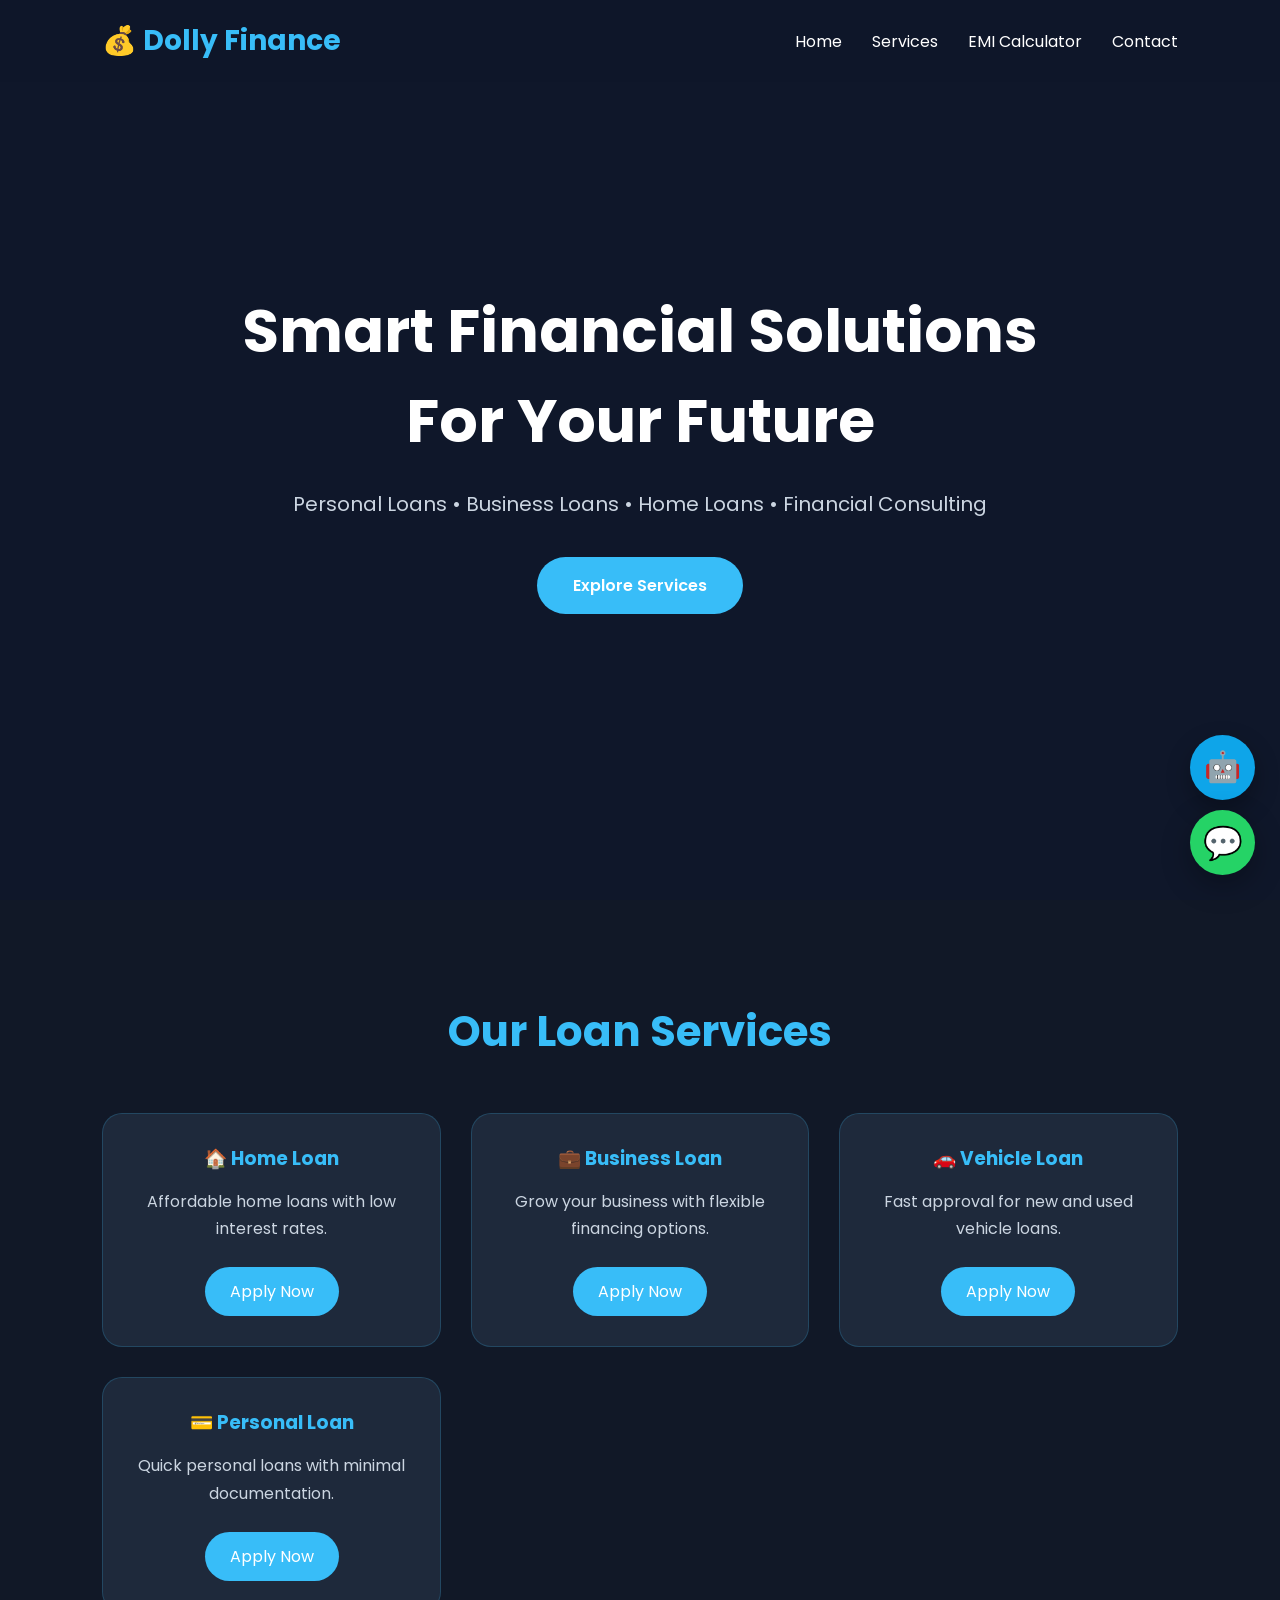
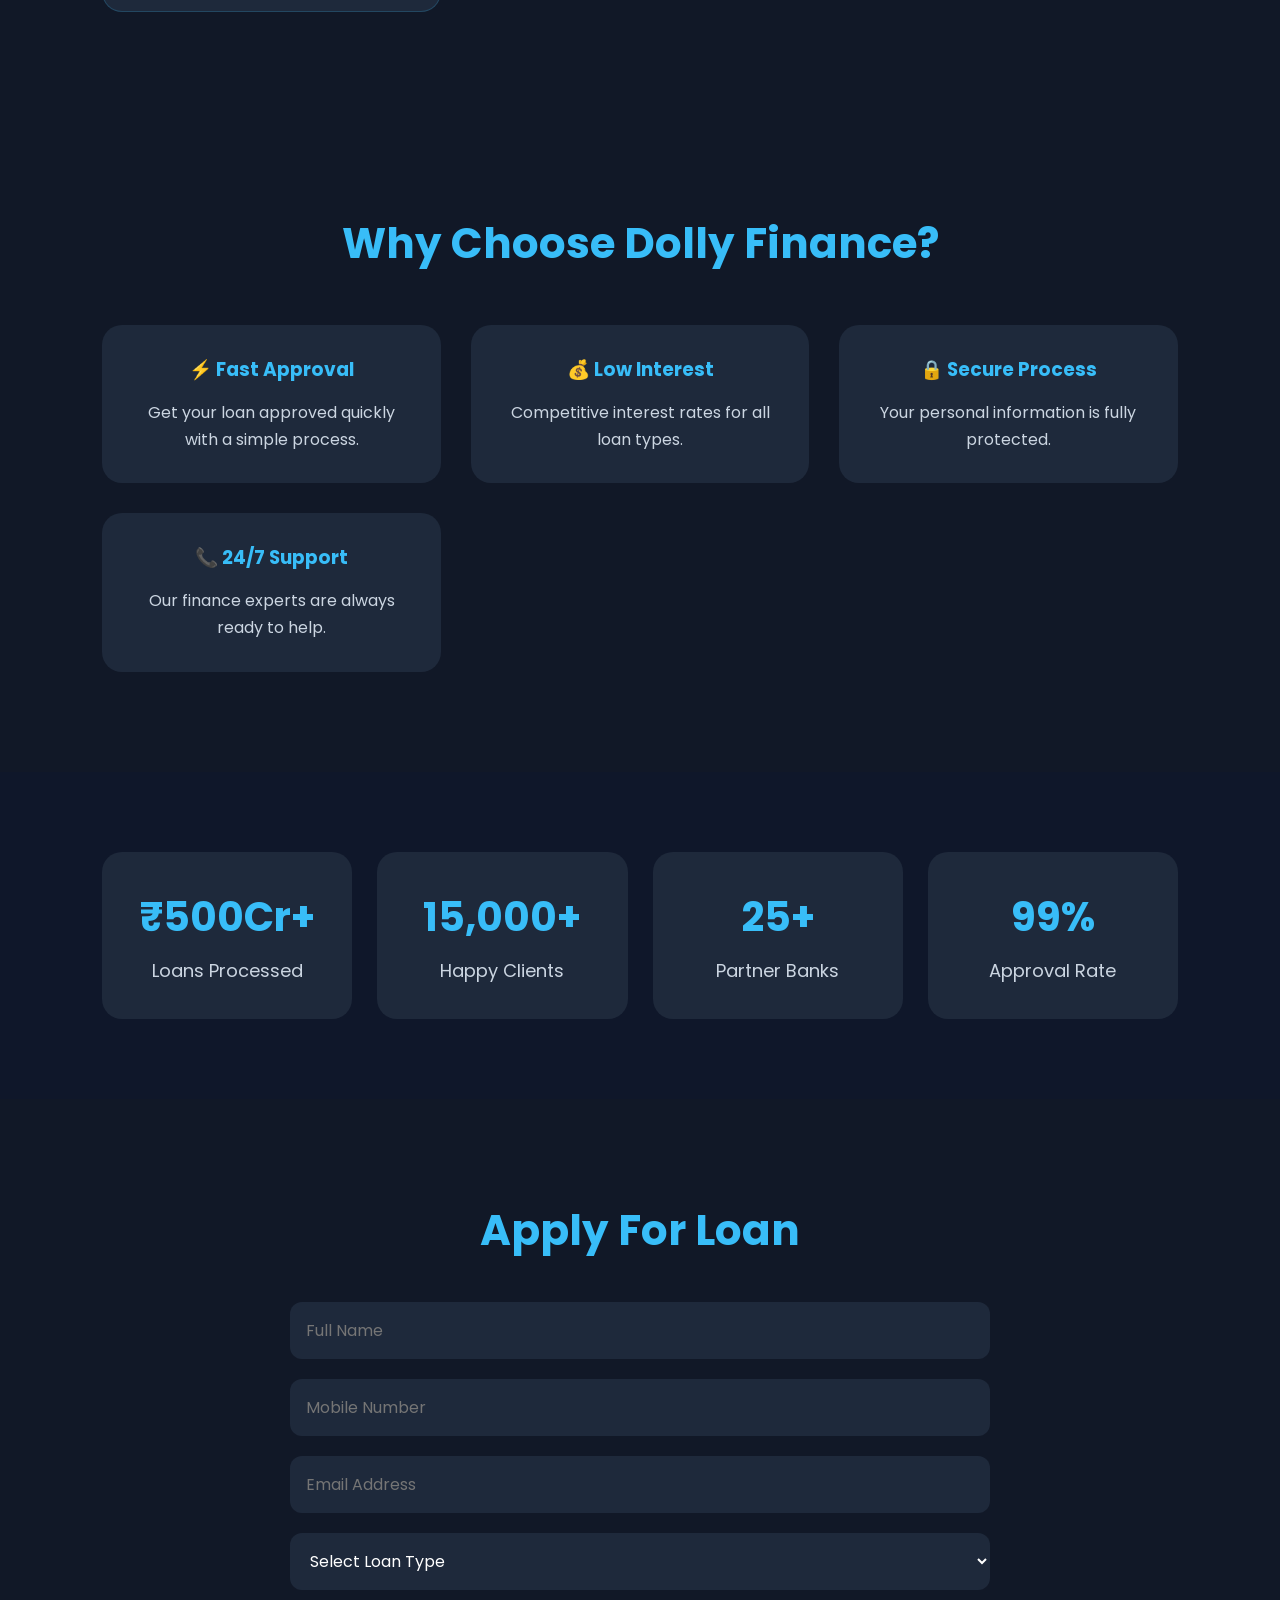
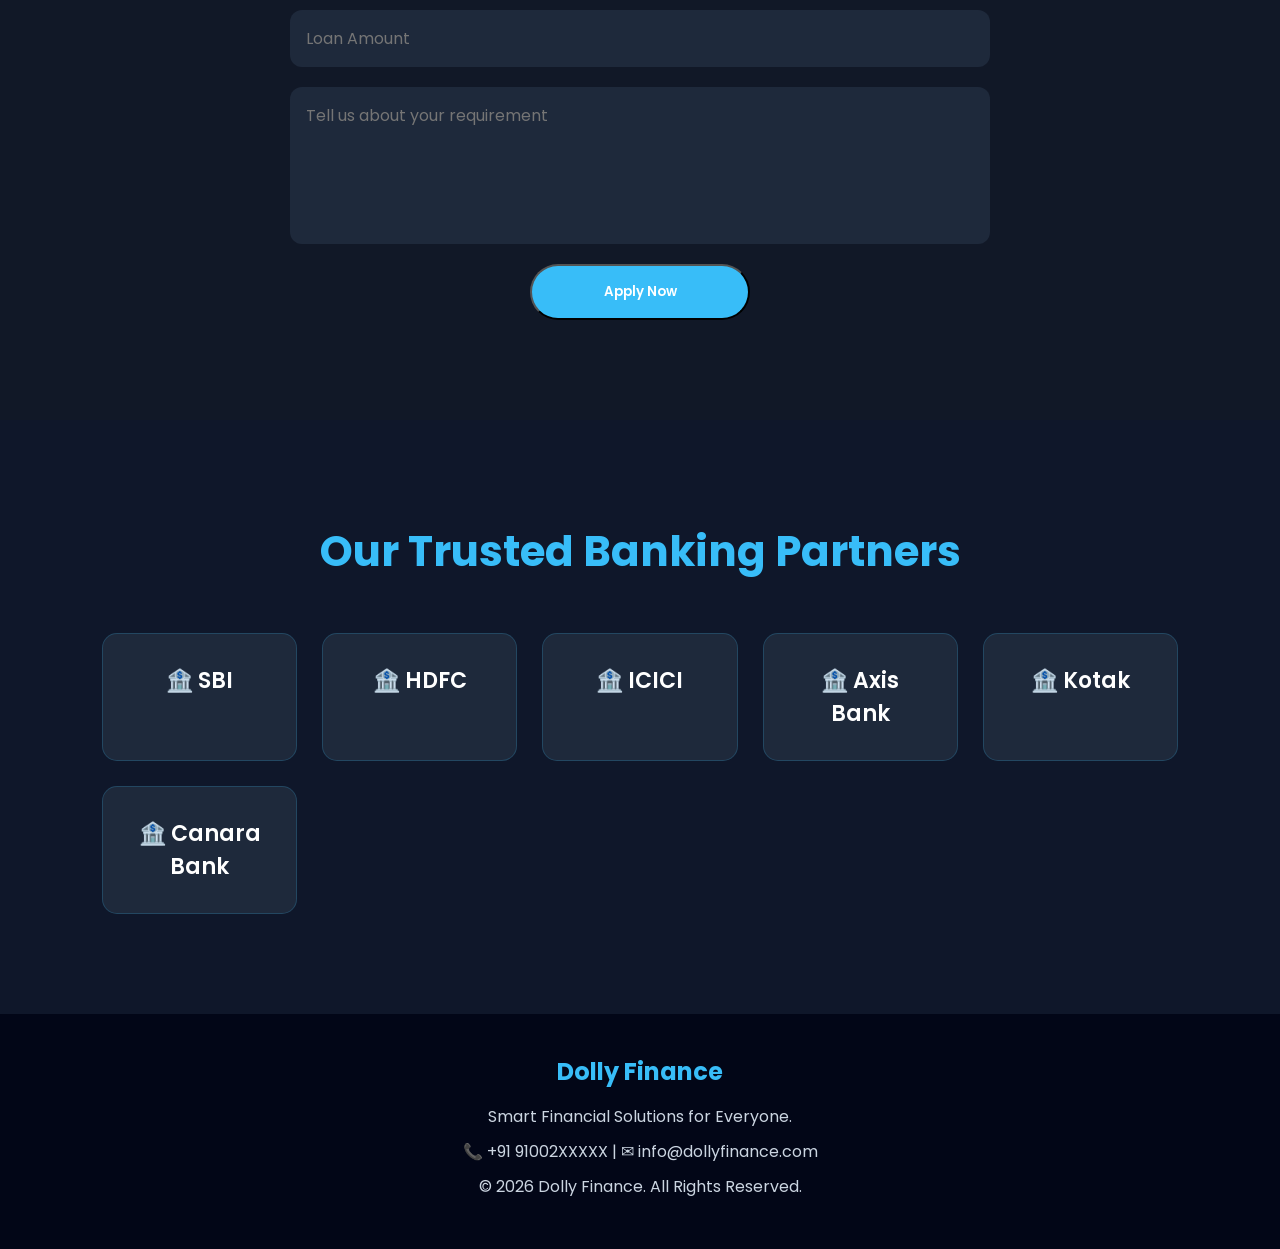
<file: demos/finance/index.html>
<!DOCTYPE html>
<html lang="en">

<head>

<meta charset="UTF-8">

<meta name="viewport" content="width=device-width, initial-scale=1.0">

<title>Dolly Finance</title>

<link rel="stylesheet" href="style.css">

<link href="https://fonts.googleapis.com/css2?family=Poppins:wght@300;400;600;700&display=swap" rel="stylesheet">

</head>

<body>

<header>

<div class="logo">
💰 Dolly Finance
</div>

<nav>

<a href="#home">Home</a>

<a href="#services">Services</a>

<a href="#calculator">EMI Calculator</a>

<a href="#contact">Contact</a>

</nav>

</header>

<section id="home" class="hero">

<div class="hero-content">

<h1>

Smart Financial Solutions<br>

For Your Future

</h1>

<p>

Personal Loans • Business Loans • Home Loans • Financial Consulting

</p>

<a href="#services" class="btn">

Explore Services

</a>

</div>

</section>
<!-- ================= SERVICES ================= -->

<section id="services" class="services">

    <h2>Our Loan Services</h2>

    <div class="service-grid">

        <div class="service-card">
            <h3>🏠 Home Loan</h3>
            <p>Affordable home loans with low interest rates.</p>
            <a href="#" class="btn-small">Apply Now</a>
        </div>

        <div class="service-card">
            <h3>💼 Business Loan</h3>
            <p>Grow your business with flexible financing options.</p>
            <a href="#" class="btn-small">Apply Now</a>
        </div>

        <div class="service-card">
            <h3>🚗 Vehicle Loan</h3>
            <p>Fast approval for new and used vehicle loans.</p>
            <a href="#" class="btn-small">Apply Now</a>
        </div>

        <div class="service-card">
            <h3>💳 Personal Loan</h3>
            <p>Quick personal loans with minimal documentation.</p>
            <a href="#" class="btn-small">Apply Now</a>
        </div>

    </div>

</section>
<!-- ================= WHY CHOOSE US ================= -->

<section class="why-us">

    <h2>Why Choose Dolly Finance?</h2>

    <div class="why-grid">

        <div class="why-card">
            <h3>⚡ Fast Approval</h3>
            <p>Get your loan approved quickly with a simple process.</p>
        </div>

        <div class="why-card">
            <h3>💰 Low Interest</h3>
            <p>Competitive interest rates for all loan types.</p>
        </div>

        <div class="why-card">
            <h3>🔒 Secure Process</h3>
            <p>Your personal information is fully protected.</p>
        </div>

        <div class="why-card">
            <h3>📞 24/7 Support</h3>
            <p>Our finance experts are always ready to help.</p>
        </div>

    </div>

</section>

<!-- ================= STATS ================= -->

<section class="stats">

    <div class="stat-box">
        <h2>₹500Cr+</h2>
        <p>Loans Processed</p>
    </div>

    <div class="stat-box">
        <h2>15,000+</h2>
        <p>Happy Clients</p>
    </div>

    <div class="stat-box">
        <h2>25+</h2>
        <p>Partner Banks</p>
    </div>

    <div class="stat-box">
        <h2>99%</h2>
        <p>Approval Rate</p>
    </div>

</section>
<!-- ================= LOAN APPLICATION ================= -->

<section id="contact" class="loan-form">

    <h2>Apply For Loan</h2>

    <form>

        <input type="text" placeholder="Full Name" required>

        <input type="tel" placeholder="Mobile Number" required>

        <input type="email" placeholder="Email Address" required>

        <select required>
            <option>Select Loan Type</option>
            <option>Home Loan</option>
            <option>Business Loan</option>
            <option>Personal Loan</option>
            <option>Vehicle Loan</option>
        </select>

        <input type="number" placeholder="Loan Amount">

        <textarea rows="5" placeholder="Tell us about your requirement"></textarea>

        <button class="btn">
            Apply Now
        </button>

    </form>

</section>
<!-- ================= PARTNER BANKS ================= -->

<section class="banks">

    <h2>Our Trusted Banking Partners</h2>

    <div class="bank-grid">

        <div class="bank-card">🏦 SBI</div>

        <div class="bank-card">🏦 HDFC</div>

        <div class="bank-card">🏦 ICICI</div>

        <div class="bank-card">🏦 Axis Bank</div>

        <div class="bank-card">🏦 Kotak</div>

        <div class="bank-card">🏦 Canara Bank</div>

    </div>

</section>
<!-- ================= AI CHAT ================= -->

<a href="#" class="ai-btn" id="chatBtn">
    🤖
</a>

<div class="chat-widget" id="chatWidget">

    <div class="chat-header">

        <h3>Dolly Finance AI</h3>

        <span id="closeChat">✖</span>

    </div>

    <div class="chat-body">

        <p>👋 Welcome to Dolly Finance.</p>

        <p>How can I help you today?</p>

        <button>🏠 Home Loan</button>

        <button>💼 Business Loan</button>

        <button>💳 Personal Loan</button>

        <button>📊 EMI Calculator</button>

        <button>📞 Talk to Expert</button>

    </div>

</div>
<a href="https://wa.me/919100285341" class="whatsapp">

💬

</a>
<footer>

    <h2>Dolly Finance</h2>

    <p>Smart Financial Solutions for Everyone.</p>

    <p>

        📞 +91 91002XXXXX |

        ✉ info@dollyfinance.com

    </p>

    <p>

        © 2026 Dolly Finance. All Rights Reserved.

    </p>

</footer>
<script src="script.js"></script>
</body>

</html>
</file>
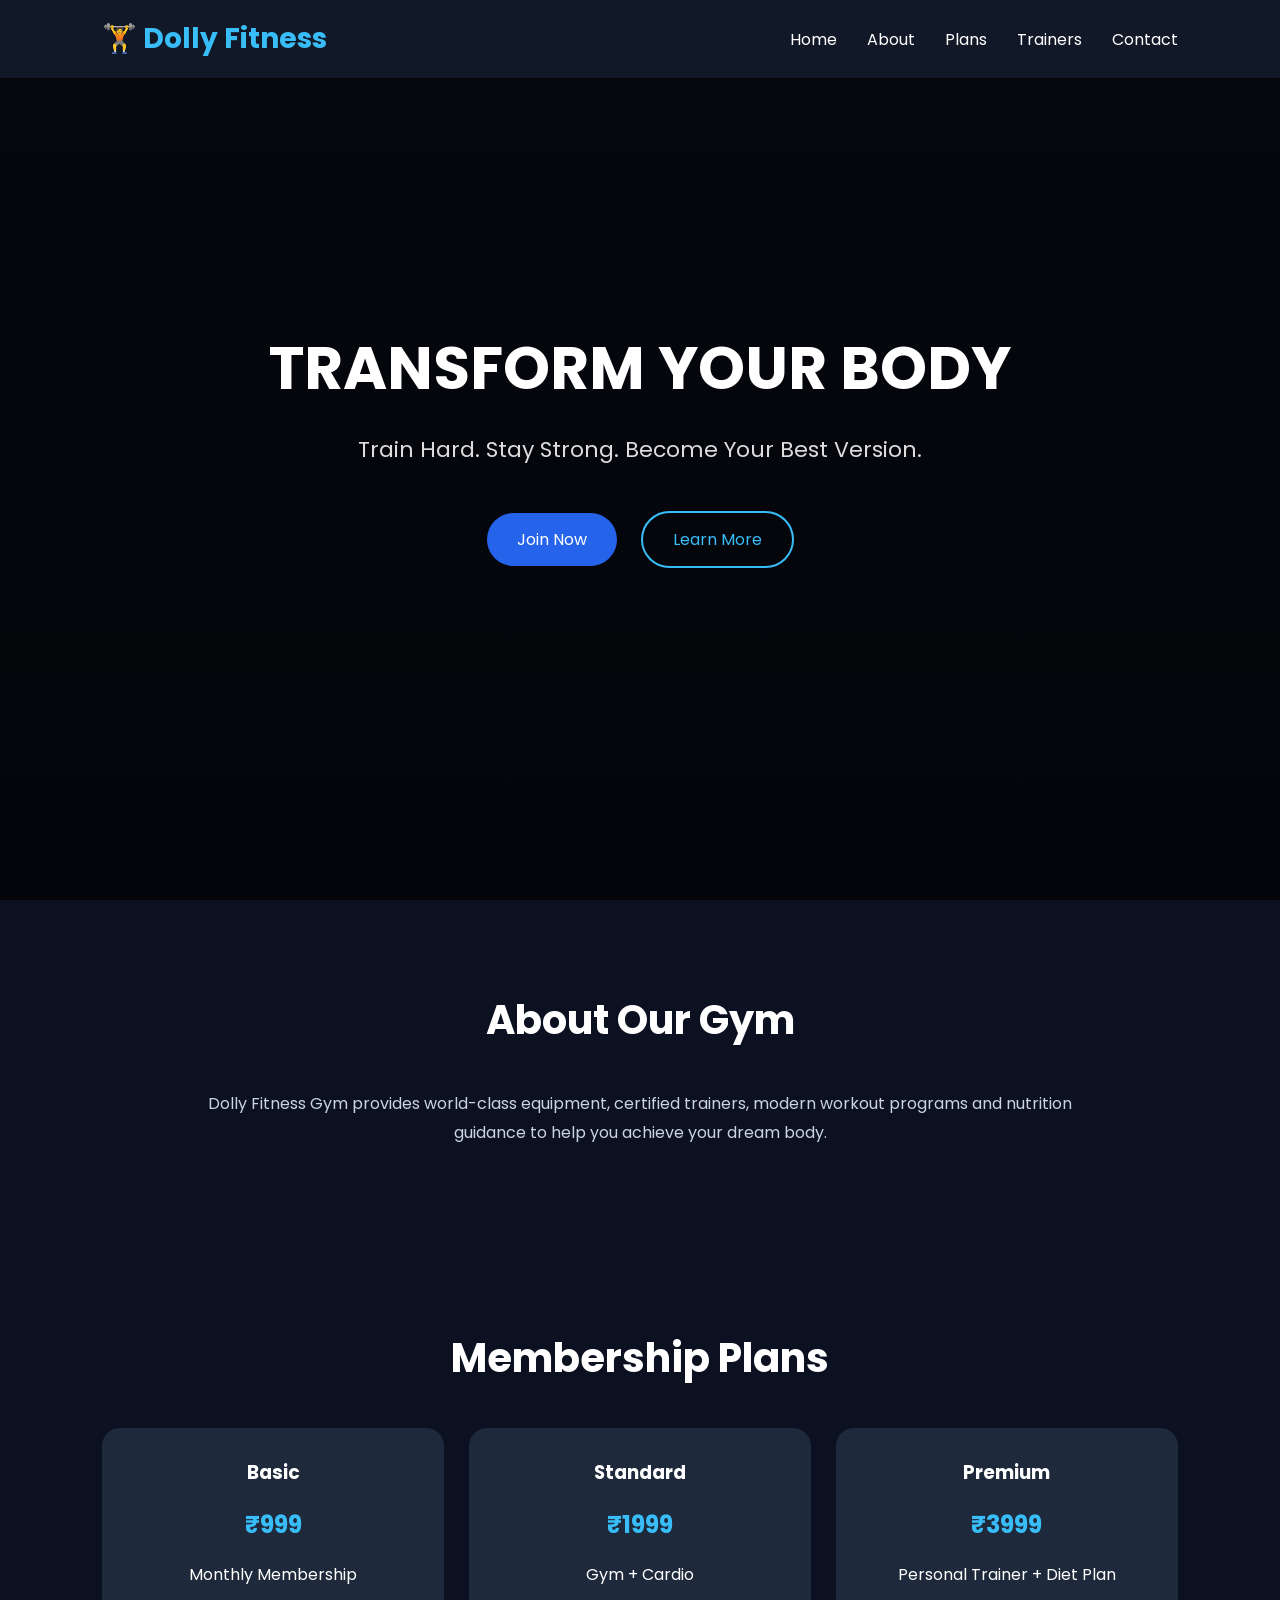
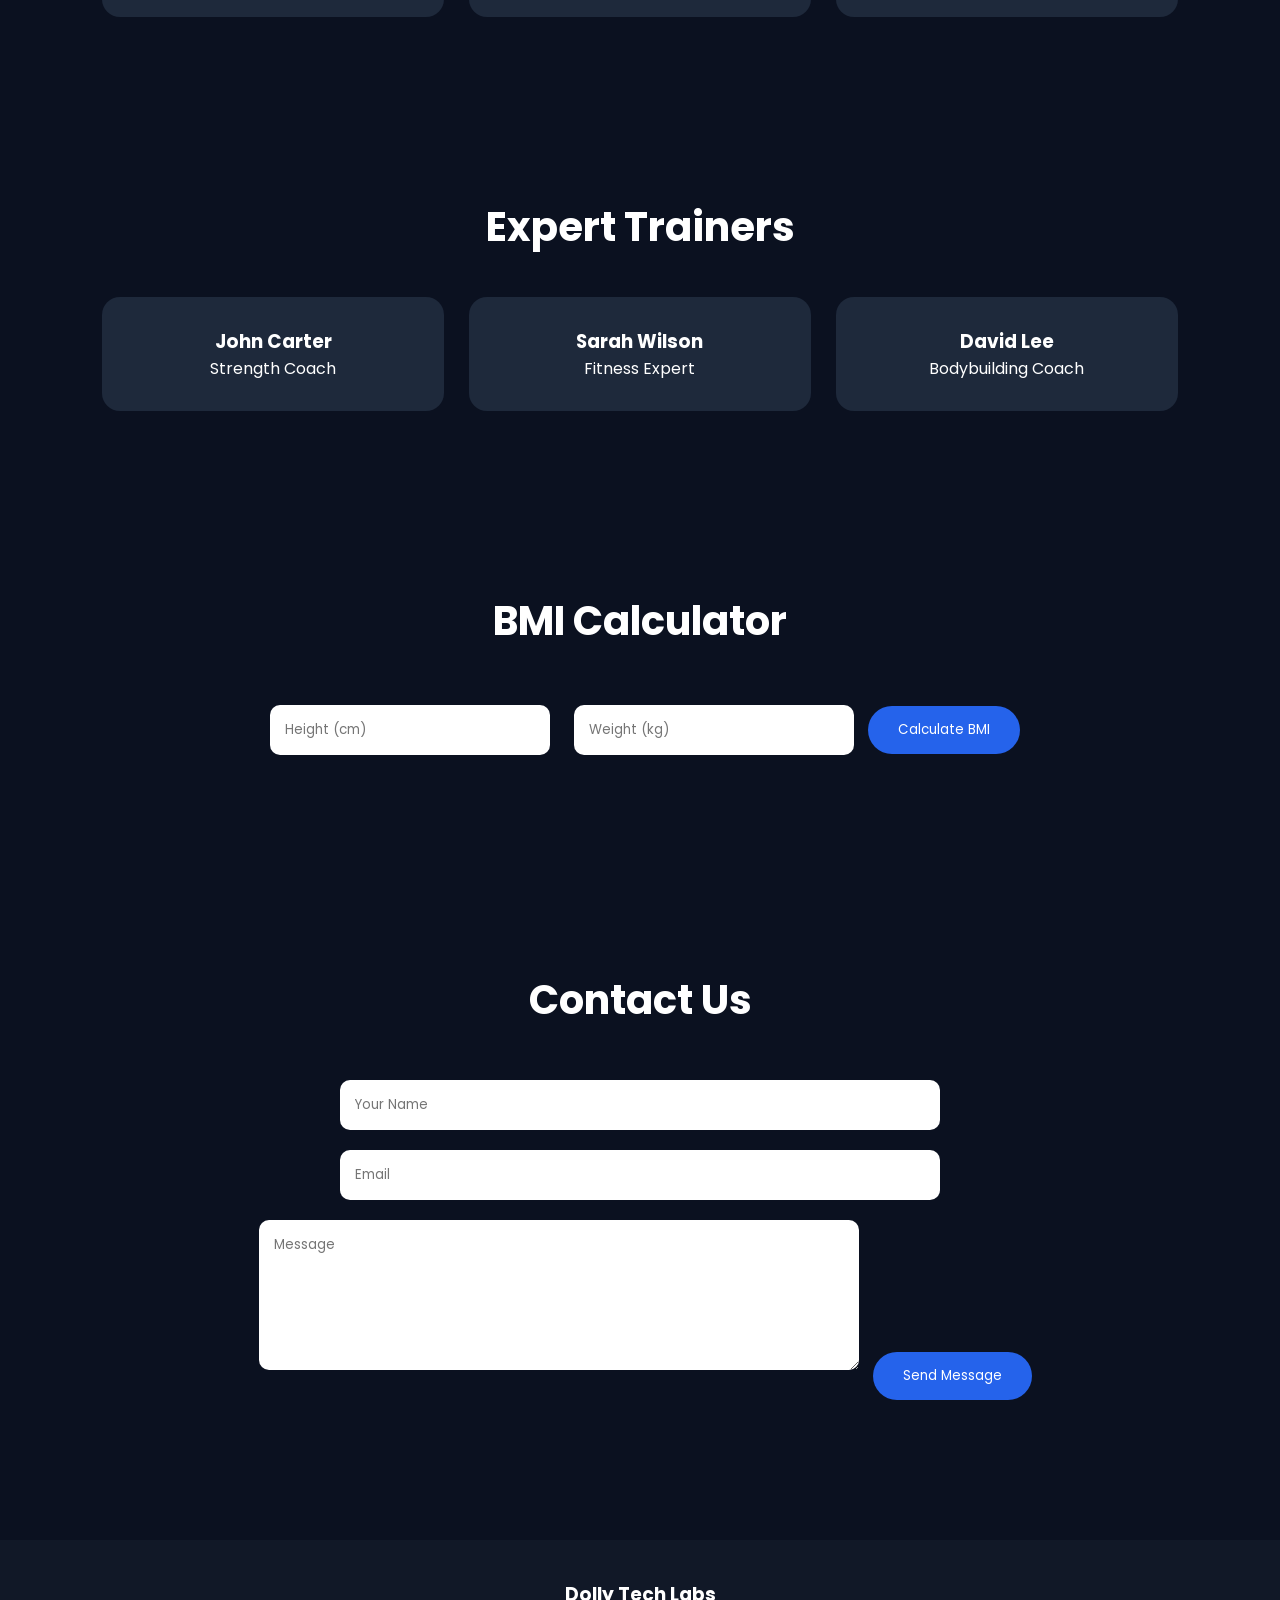
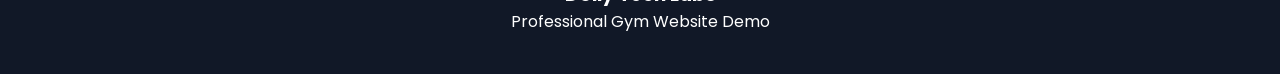
<file: demos/gym/index.html>
<!DOCTYPE html>
<html lang="en">
<head>
    <meta charset="UTF-8">
    <meta name="viewport" content="width=device-width, initial-scale=1.0">
    <title>Dolly Fitness Gym</title>

    <link rel="stylesheet" href="style.css">

    <link rel="preconnect" href="https://fonts.googleapis.com">
    <link rel="preconnect" href="https://fonts.gstatic.com" crossorigin>
    <link href="https://fonts.googleapis.com/css2?family=Poppins:wght@300;400;500;600;700;800&display=swap" rel="stylesheet">
</head>
<body>

    <!-- Navbar -->
    <header>
        <nav class="navbar">

            <div class="logo">
                🏋️ Dolly Fitness
            </div>

            <ul class="nav-links">
                <li><a href="#home">Home</a></li>
                <li><a href="#about">About</a></li>
                <li><a href="#plans">Plans</a></li>
                <li><a href="#trainers">Trainers</a></li>
                <li><a href="#contact">Contact</a></li>
            </ul>

        </nav>
    </header>

    <!-- Hero -->

    <section class="hero" id="home">

        <div class="hero-content">

            <h1>
                TRANSFORM YOUR BODY
            </h1>

            <p>
                Train Hard. Stay Strong. Become Your Best Version.
            </p>

            <div class="hero-buttons">

                <a href="#plans" class="btn">
                    Join Now
                </a>

                <a href="#about" class="btn-outline">
                    Learn More
                </a>

            </div>

        </div>

    </section>

    <!-- About -->

    <section class="about" id="about">

        <h2>About Our Gym</h2>

        <p>
            Dolly Fitness Gym provides world-class equipment,
            certified trainers, modern workout programs and
            nutrition guidance to help you achieve your dream body.
        </p>

    </section>

    <!-- Membership -->

    <section class="plans" id="plans">

        <h2>Membership Plans</h2>

        <div class="plan-container">

            <div class="card">
                <h3>Basic</h3>
                <h1>₹999</h1>
                <p>Monthly Membership</p>
            </div>

            <div class="card">
                <h3>Standard</h3>
                <h1>₹1999</h1>
                <p>Gym + Cardio</p>
            </div>

            <div class="card">
                <h3>Premium</h3>
                <h1>₹3999</h1>
                <p>Personal Trainer + Diet Plan</p>
            </div>

        </div>

    </section>

    <!-- Trainers -->

    <section class="trainers" id="trainers">

        <h2>Expert Trainers</h2>

        <div class="trainer-container">

            <div class="trainer-card">
                <h3>John Carter</h3>
                <p>Strength Coach</p>
            </div>

            <div class="trainer-card">
                <h3>Sarah Wilson</h3>
                <p>Fitness Expert</p>
            </div>

            <div class="trainer-card">
                <h3>David Lee</h3>
                <p>Bodybuilding Coach</p>
            </div>

        </div>

    </section>

    <!-- BMI -->

    <section class="bmi">

        <h2>BMI Calculator</h2>

        <input type="number" id="height" placeholder="Height (cm)">
        <input type="number" id="weight" placeholder="Weight (kg)">

        <button onclick="calculateBMI()">
            Calculate BMI
        </button>

        <h3 id="result"></h3>

    </section>

    <!-- Contact -->

    <section class="contact" id="contact">

        <h2>Contact Us</h2>

        <input type="text" placeholder="Your Name">
        <input type="email" placeholder="Email">
        <textarea placeholder="Message"></textarea>

        <button>
            Send Message
        </button>

    </section>

    <!-- Footer -->

    <footer>

        <h3>Dolly Tech Labs</h3>

        <p>
            Professional Gym Website Demo
        </p>

    </footer>

    <script src="script.js"></script>

</body>
</html>
</file>
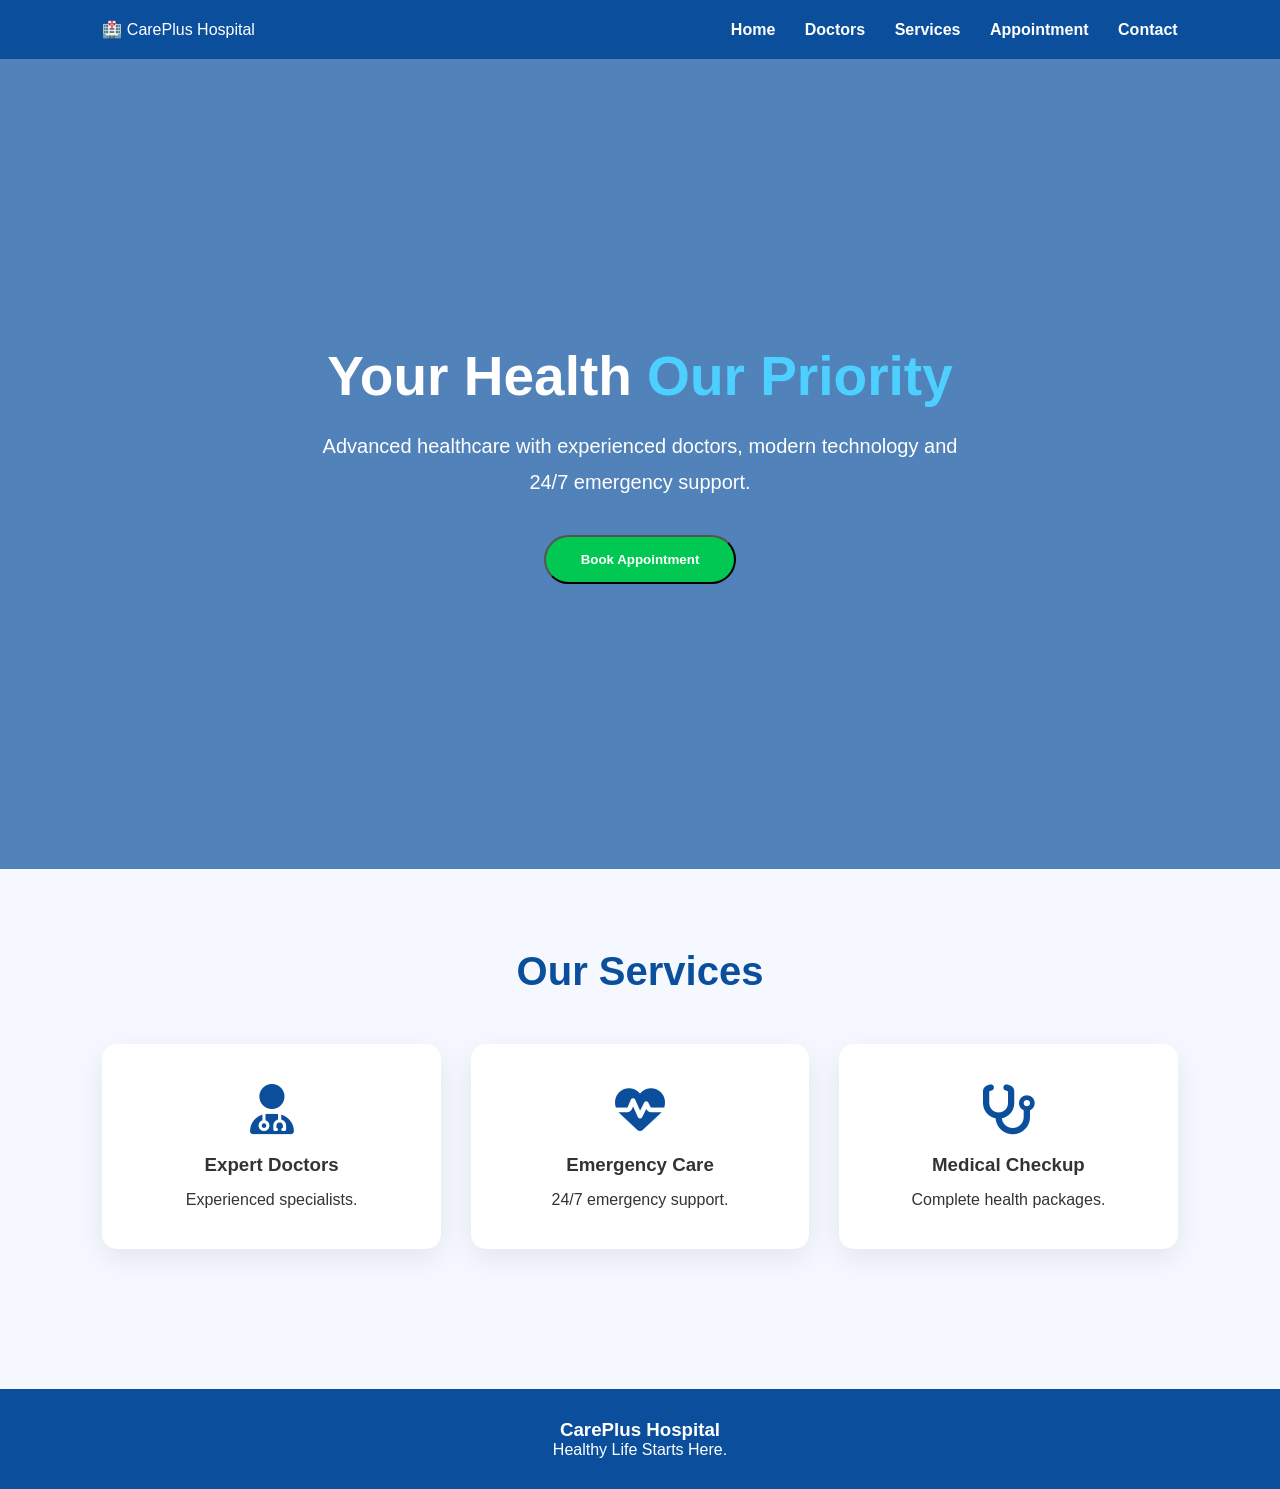
<file: demos/hospital/index.html>
<!DOCTYPE html>
<html lang="en">
<head>
<meta charset="UTF-8">
<meta name="viewport" content="width=device-width, initial-scale=1.0">
<title>CarePlus Hospital</title>
<link rel="stylesheet" href="style.css">
<link rel="stylesheet"
href="https://cdnjs.cloudflare.com/ajax/libs/font-awesome/6.5.2/css/all.min.css">
</head>

<body>

<header>
<div class="logo">🏥 CarePlus Hospital</div>

<nav>
<a href="#">Home</a>
<a href="#">Doctors</a>
<a href="#">Services</a>
<a href="#">Appointment</a>
<a href="#">Contact</a>
</nav>
</header>

<section class="hero">

<div class="hero-content">

<h1>Your Health <span>Our Priority</span></h1>

<p>
Advanced healthcare with experienced doctors,
modern technology and 24/7 emergency support.
</p>

<button class="btn" id="openForm">
Book Appointment
</button>

</div>

</section>

<section class="services">

<h2>Our Services</h2>

<div class="cards">

<div class="card">
<i class="fa-solid fa-user-doctor"></i>
<h3>Expert Doctors</h3>
<p>Experienced specialists.</p>
</div>

<div class="card">
<i class="fa-solid fa-heart-pulse"></i>
<h3>Emergency Care</h3>
<p>24/7 emergency support.</p>
</div>

<div class="card">
<i class="fa-solid fa-stethoscope"></i>
<h3>Medical Checkup</h3>
<p>Complete health packages.</p>
</div>

</div>

</section>
<div id="appointmentModal" class="modal">

  <div class="modal-content">

    <span class="close">&times;</span>

    <h2>Book Appointment</h2>

    <form>

      <input type="text" placeholder="Full Name" required>

      <input type="tel" placeholder="Phone Number" required>

      <input type="email" placeholder="Email Address" required>

      <select required>
        <option>Select Department</option>
        <option>Cardiology</option>
        <option>Neurology</option>
        <option>Orthopedics</option>
        <option>Pediatrics</option>
      </select>

      <input type="date" required>

      <button type="submit" class="submit-btn">
        Submit Appointment
      </button>

    </form>

  </div>

</div>
<footer>

<h3>CarePlus Hospital</h3>

<p>Healthy Life Starts Here.</p>

</footer>

<script src="script.js"></script>

</body>
</html>
</file>
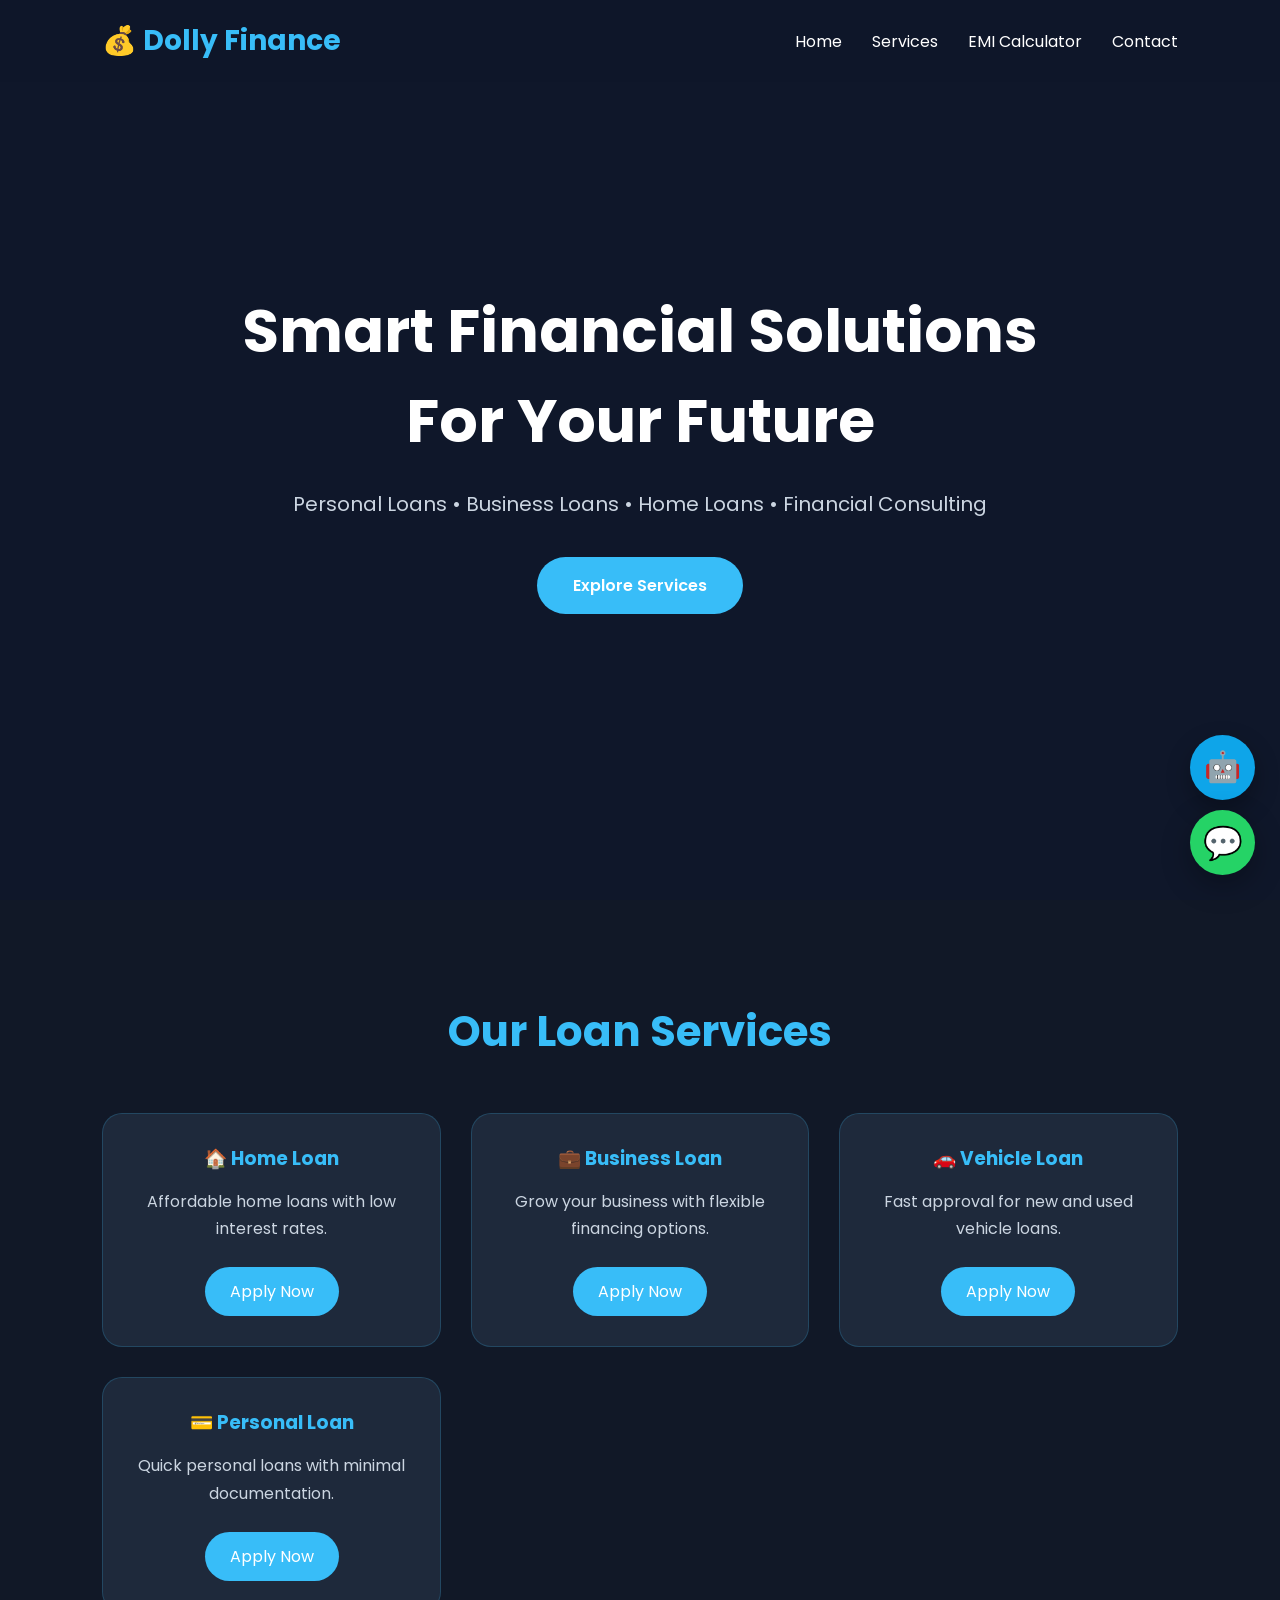
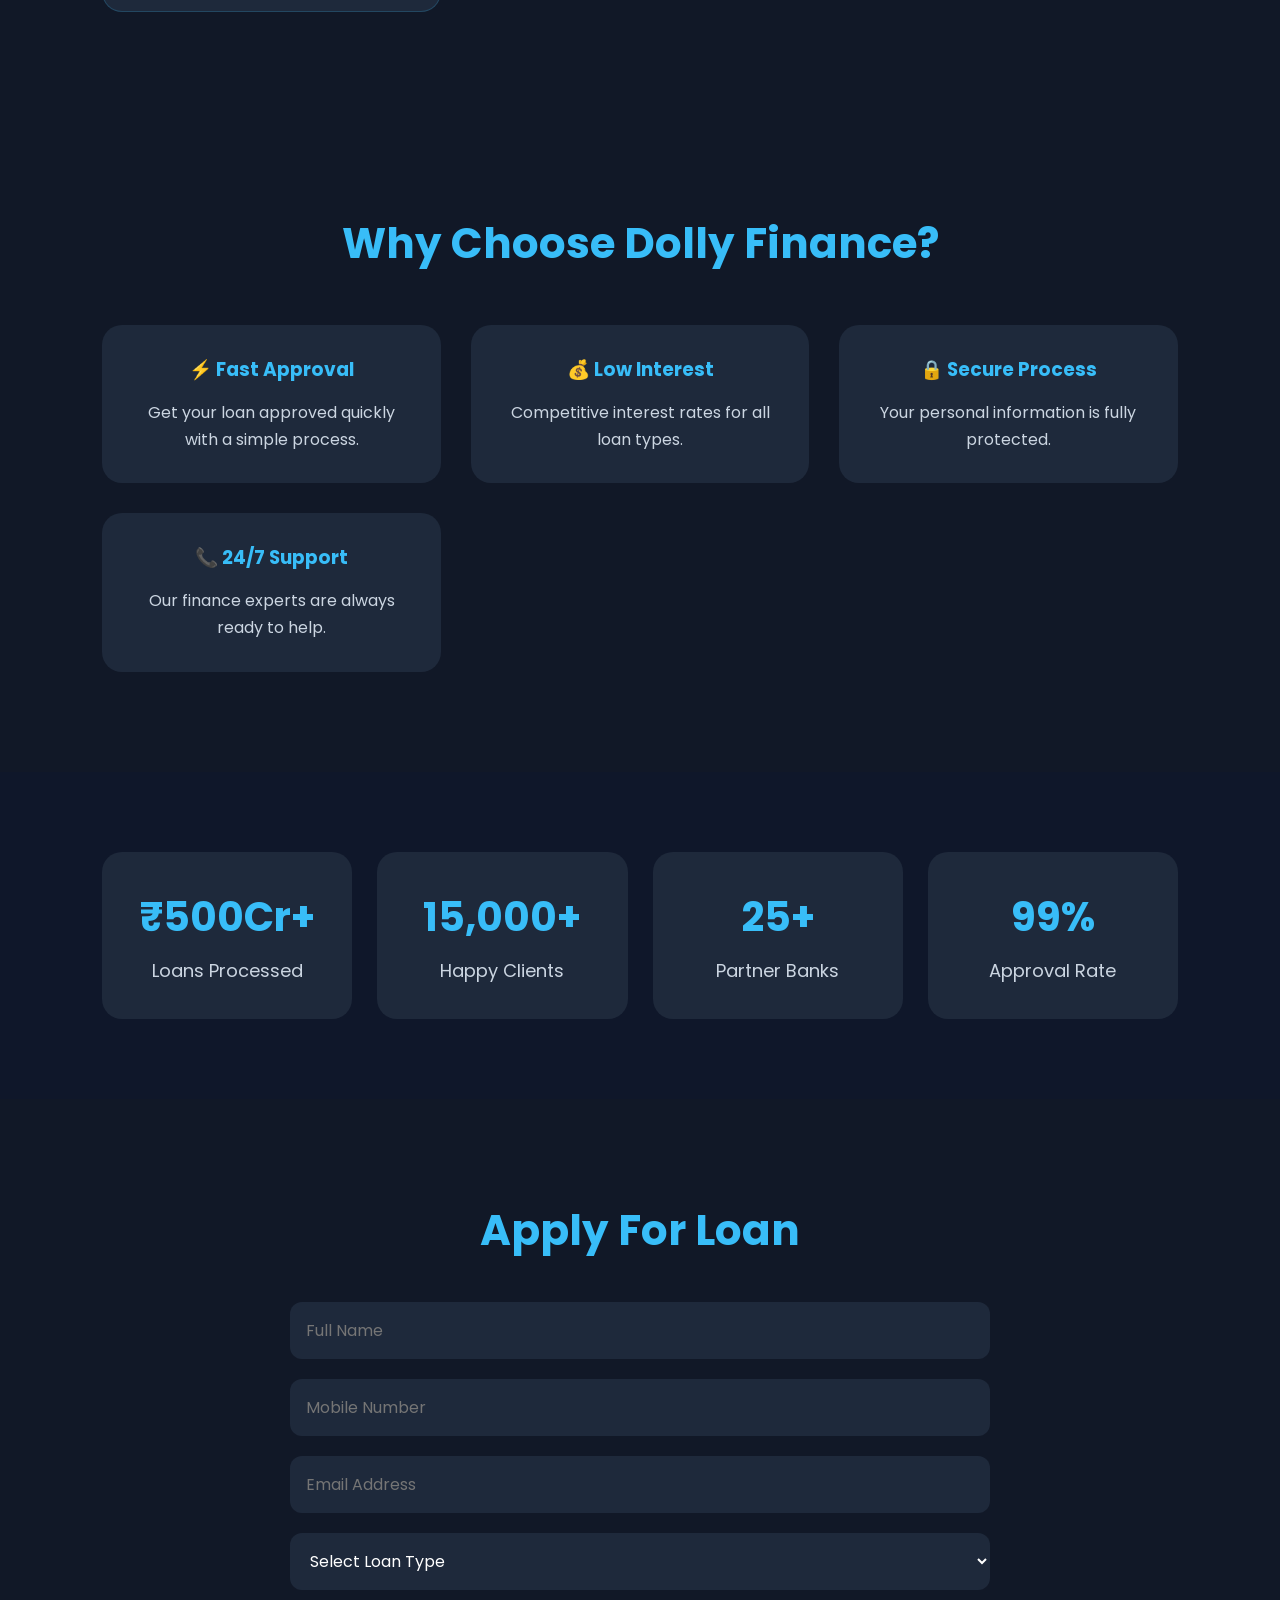
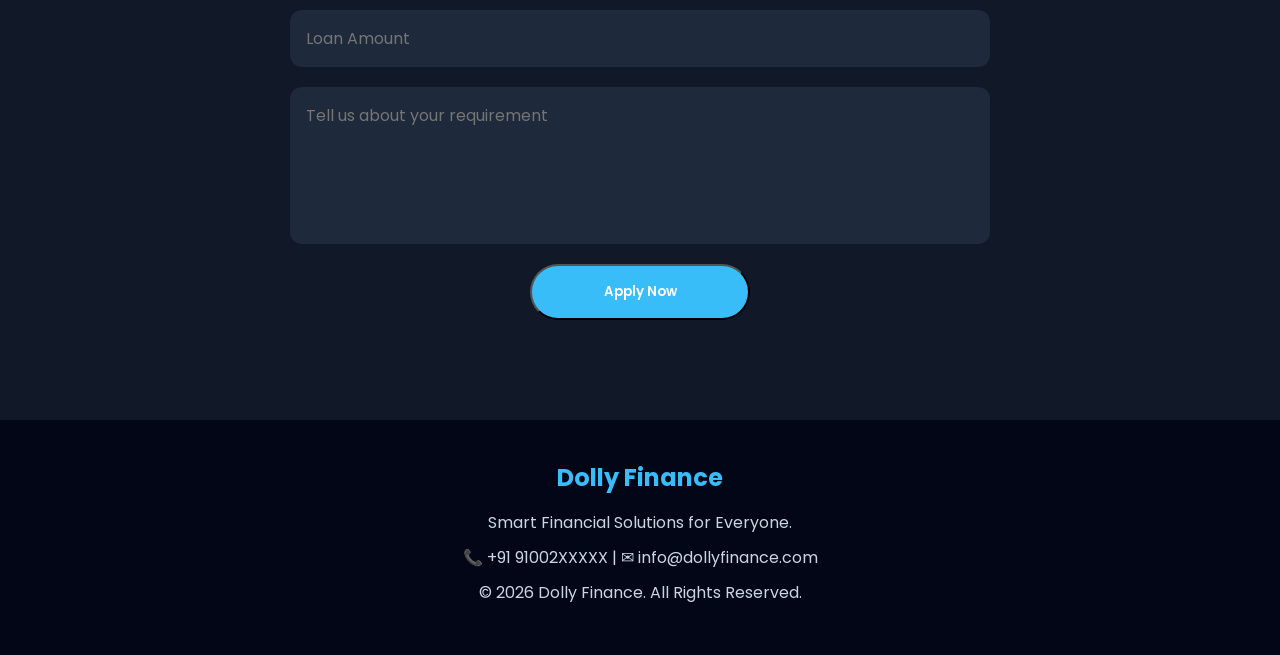
<file: demos/restaurant/finance/index.html>
<!DOCTYPE html>
<html lang="en">

<head>

<meta charset="UTF-8">

<meta name="viewport" content="width=device-width, initial-scale=1.0">

<title>Dolly Finance</title>

<link rel="stylesheet" href="style.css">

<link href="https://fonts.googleapis.com/css2?family=Poppins:wght@300;400;600;700&display=swap" rel="stylesheet">

</head>

<body>

<header>

<div class="logo">
💰 Dolly Finance
</div>

<nav>

<a href="#home">Home</a>

<a href="#services">Services</a>

<a href="#calculator">EMI Calculator</a>

<a href="#contact">Contact</a>

</nav>

</header>

<section id="home" class="hero">

<div class="hero-content">

<h1>

Smart Financial Solutions<br>

For Your Future

</h1>

<p>

Personal Loans • Business Loans • Home Loans • Financial Consulting

</p>

<a href="#services" class="btn">

Explore Services

</a>

</div>

</section>
<!-- ================= SERVICES ================= -->

<section id="services" class="services">

    <h2>Our Loan Services</h2>

    <div class="service-grid">

        <div class="service-card">
            <h3>🏠 Home Loan</h3>
            <p>Affordable home loans with low interest rates.</p>
            <a href="#" class="btn-small">Apply Now</a>
        </div>

        <div class="service-card">
            <h3>💼 Business Loan</h3>
            <p>Grow your business with flexible financing options.</p>
            <a href="#" class="btn-small">Apply Now</a>
        </div>

        <div class="service-card">
            <h3>🚗 Vehicle Loan</h3>
            <p>Fast approval for new and used vehicle loans.</p>
            <a href="#" class="btn-small">Apply Now</a>
        </div>

        <div class="service-card">
            <h3>💳 Personal Loan</h3>
            <p>Quick personal loans with minimal documentation.</p>
            <a href="#" class="btn-small">Apply Now</a>
        </div>

    </div>

</section>
<!-- ================= WHY CHOOSE US ================= -->

<section class="why-us">

    <h2>Why Choose Dolly Finance?</h2>

    <div class="why-grid">

        <div class="why-card">
            <h3>⚡ Fast Approval</h3>
            <p>Get your loan approved quickly with a simple process.</p>
        </div>

        <div class="why-card">
            <h3>💰 Low Interest</h3>
            <p>Competitive interest rates for all loan types.</p>
        </div>

        <div class="why-card">
            <h3>🔒 Secure Process</h3>
            <p>Your personal information is fully protected.</p>
        </div>

        <div class="why-card">
            <h3>📞 24/7 Support</h3>
            <p>Our finance experts are always ready to help.</p>
        </div>

    </div>

</section>

<!-- ================= STATS ================= -->

<section class="stats">

    <div class="stat-box">
        <h2>₹500Cr+</h2>
        <p>Loans Processed</p>
    </div>

    <div class="stat-box">
        <h2>15,000+</h2>
        <p>Happy Clients</p>
    </div>

    <div class="stat-box">
        <h2>25+</h2>
        <p>Partner Banks</p>
    </div>

    <div class="stat-box">
        <h2>99%</h2>
        <p>Approval Rate</p>
    </div>

</section>
<!-- ================= LOAN APPLICATION ================= -->

<section id="contact" class="loan-form">

    <h2>Apply For Loan</h2>

    <form>

        <input type="text" placeholder="Full Name" required>

        <input type="tel" placeholder="Mobile Number" required>

        <input type="email" placeholder="Email Address" required>

        <select required>
            <option>Select Loan Type</option>
            <option>Home Loan</option>
            <option>Business Loan</option>
            <option>Personal Loan</option>
            <option>Vehicle Loan</option>
        </select>

        <input type="number" placeholder="Loan Amount">

        <textarea rows="5" placeholder="Tell us about your requirement"></textarea>

        <button class="btn">
            Apply Now
        </button>

    </form>

</section>
<!-- ================= AI CHAT ================= -->

<a href="#" class="ai-btn" id="chatBtn">
    🤖
</a>

<div class="chat-widget" id="chatWidget">

    <div class="chat-header">

        <h3>Dolly Finance AI</h3>

        <span id="closeChat">✖</span>

    </div>

    <div class="chat-body">

        <p>👋 Welcome to Dolly Finance.</p>

        <p>How can I help you today?</p>

        <button>🏠 Home Loan</button>

        <button>💼 Business Loan</button>

        <button>💳 Personal Loan</button>

        <button>📊 EMI Calculator</button>

        <button>📞 Talk to Expert</button>

    </div>

</div>
<a href="https://wa.me/919100285341" class="whatsapp">

💬

</a>
<footer>

    <h2>Dolly Finance</h2>

    <p>Smart Financial Solutions for Everyone.</p>

    <p>

        📞 +91 91002XXXXX |

        ✉ info@dollyfinance.com

    </p>

    <p>

        © 2026 Dolly Finance. All Rights Reserved.

    </p>

</footer>
<script src="script.js"></script>
</body>

</html>
</file>
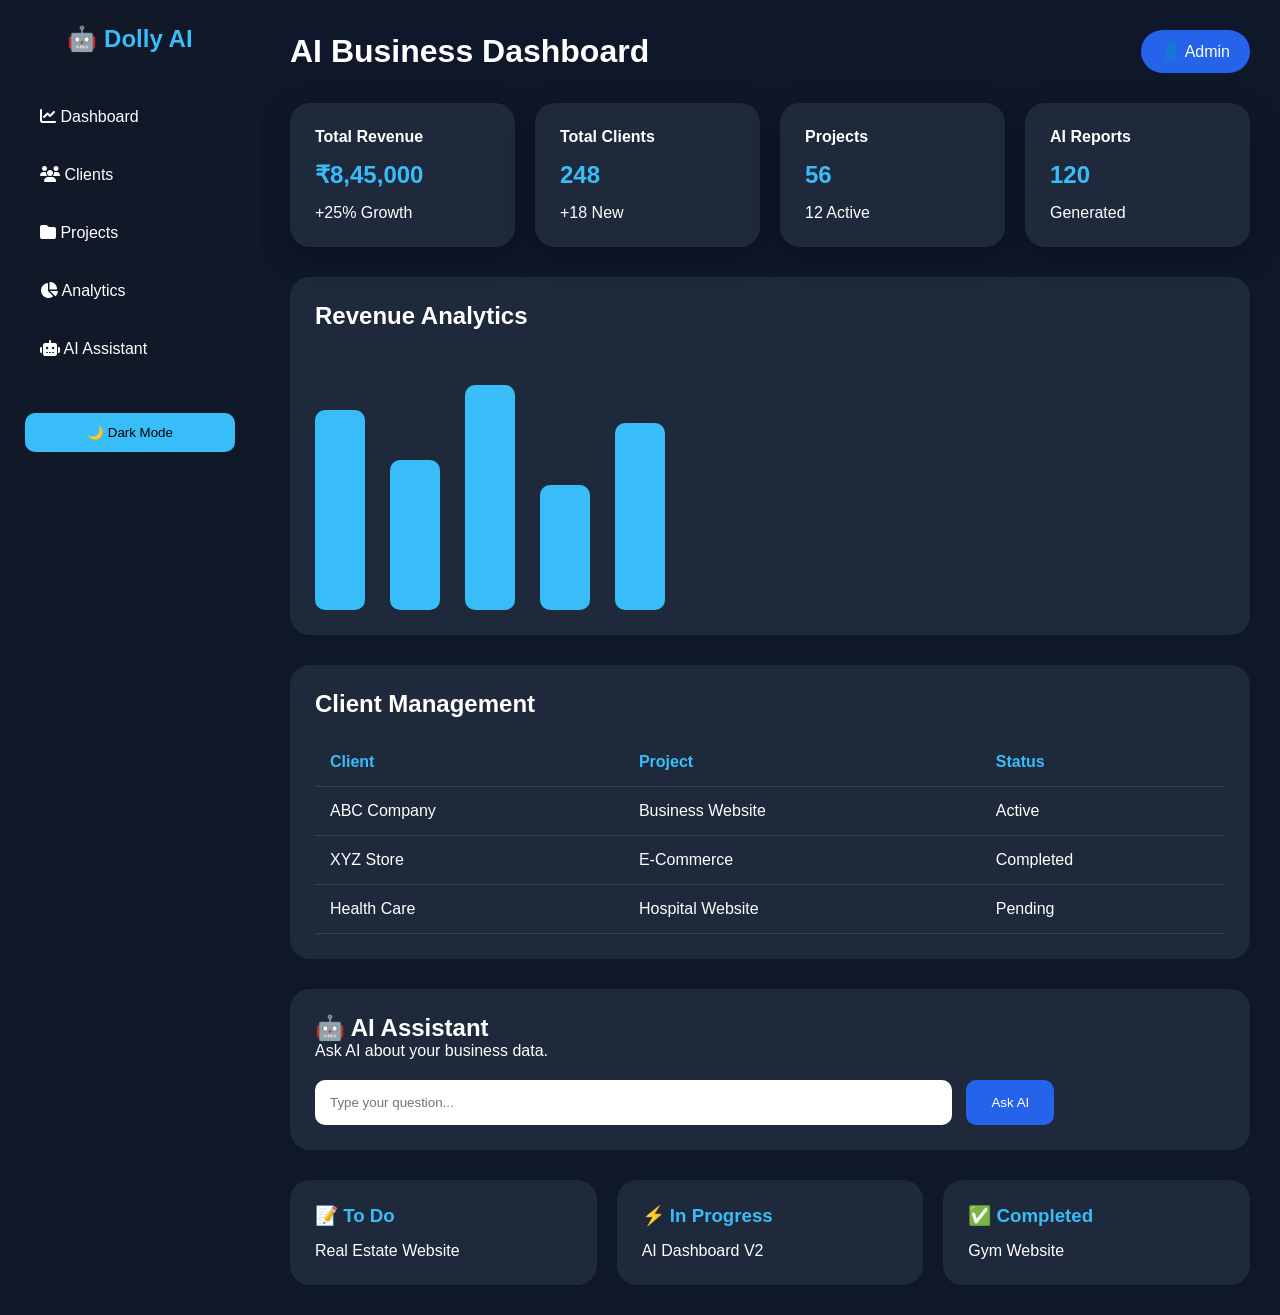
<file: demos/ai-dashboard/index .html>
<!DOCTYPE html>
<html lang="en">
<head>

<meta charset="UTF-8">
<meta name="viewport" content="width=device-width, initial-scale=1.0">

<title>Dolly AI Dashboard V2</title>

<link rel="stylesheet" href="style.css">

<link rel="stylesheet"
href="https://cdnjs.cloudflare.com/ajax/libs/font-awesome/6.5.2/css/all.min.css">

</head>

<body>

<!-- Sidebar -->

<aside class="sidebar">

<h2>🤖 Dolly AI</h2>

<a href="#"><i class="fa-solid fa-chart-line"></i> Dashboard</a>
<a href="#"><i class="fa-solid fa-users"></i> Clients</a>
<a href="#"><i class="fa-solid fa-folder"></i> Projects</a>
<a href="#"><i class="fa-solid fa-chart-pie"></i> Analytics</a>
<a href="#"><i class="fa-solid fa-robot"></i> AI Assistant</a>

<button id="themeBtn">
🌙 Dark Mode
</button>

</aside>


<!-- Main -->

<main class="main">


<header>

<h1>AI Business Dashboard</h1>

<div class="admin">
👤 Admin
</div>

</header>



<!-- Analytics Cards -->

<section class="stats">


<div class="stat-card">

<h4>Total Revenue</h4>
<h2>₹8,45,000</h2>
<p>+25% Growth</p>

</div>


<div class="stat-card">

<h4>Total Clients</h4>
<h2>248</h2>
<p>+18 New</p>

</div>


<div class="stat-card">

<h4>Projects</h4>
<h2>56</h2>
<p>12 Active</p>

</div>


<div class="stat-card">

<h4>AI Reports</h4>
<h2>120</h2>
<p>Generated</p>

</div>


</section>



<!-- Chart -->

<section class="chart-box">

<h2>Revenue Analytics</h2>

<div class="chart">

<div style="height:80%"></div>
<div style="height:60%"></div>
<div style="height:90%"></div>
<div style="height:50%"></div>
<div style="height:75%"></div>

</div>

</section>




<!-- Client Management -->

<section class="table-box">

<h2>Client Management</h2>


<table>

<tr>
<th>Client</th>
<th>Project</th>
<th>Status</th>
</tr>


<tr>
<td>ABC Company</td>
<td>Business Website</td>
<td>Active</td>
</tr>


<tr>
<td>XYZ Store</td>
<td>E-Commerce</td>
<td>Completed</td>
</tr>


<tr>
<td>Health Care</td>
<td>Hospital Website</td>
<td>Pending</td>
</tr>


</table>


</section>




<!-- AI Assistant -->

<section class="ai-box">

<h2>🤖 AI Assistant</h2>

<p>
Ask AI about your business data.
</p>


<input id="aiInput" placeholder="Type your question...">


<button id="askAI">
Ask AI
</button>


<div id="aiResult"></div>


</section>



<!-- Kanban -->

<section class="kanban">


<div>

<h3>📝 To Do</h3>

<p>Real Estate Website</p>

</div>


<div>

<h3>⚡ In Progress</h3>

<p>AI Dashboard V2</p>

</div>


<div>

<h3>✅ Completed</h3>

<p>Gym Website</p>

</div>


</section>



</main>



<script src="script.js"></script>

</body>

</html>
</file>
<file: demos/finance/style.css>
*{
    margin:0;
    padding:0;
    box-sizing:border-box;
    font-family:'Poppins',sans-serif;
}

html{
    scroll-behavior:smooth;
}

body{
    background:#0f172a;
    color:#fff;
}

header{
    position:fixed;
    top:0;
    left:0;
    width:100%;
    padding:20px 8%;
    display:flex;
    justify-content:space-between;
    align-items:center;
    background:rgba(15,23,42,.95);
    backdrop-filter:blur(10px);
    z-index:1000;
}

.logo{
    font-size:28px;
    font-weight:700;
    color:#38bdf8;
}

nav{
    display:flex;
    gap:30px;
}

nav a{
    color:#fff;
    text-decoration:none;
    transition:.3s;
}

nav a:hover{
    color:#38bdf8;
}

.hero{
    height:100vh;
    display:flex;
    justify-content:center;
    align-items:center;
    text-align:center;
    padding:0 20px;
    background:linear-gradient(rgba(15,23,42,.75),rgba(15,23,42,.75)),
    url("https://images.unsplash.com/photo-1554224155-6726b3ff858f?w=1600");
    background-size:cover;
    background-position:center;
}

.hero-content{
    max-width:800px;
}

.hero h1{
    font-size:60px;
    margin-bottom:20px;
}

.hero p{
    font-size:20px;
    color:#cbd5e1;
    margin-bottom:35px;
    line-height:1.8;
}

.btn{
    display:inline-block;
    padding:16px 36px;
    background:#38bdf8;
    color:#fff;
    text-decoration:none;
    border-radius:50px;
    transition:.3s;
    font-weight:600;
}

.btn:hover{
    transform:translateY(-5px);
    box-shadow:0 15px 35px rgba(56,189,248,.35);
}

@media(max-width:768px){

header{
    flex-direction:column;
    gap:15px;
}

nav{
    flex-wrap:wrap;
    justify-content:center;
}

.hero h1{
    font-size:42px;
}

.hero p{
    font-size:16px;
}

}
/* ================= SERVICES ================= */

.services{
    padding:100px 8%;
    background:#111827;
    text-align:center;
}

.services h2{
    font-size:42px;
    margin-bottom:50px;
    color:#38bdf8;
}

.service-grid{
    display:grid;
    grid-template-columns:repeat(auto-fit,minmax(250px,1fr));
    gap:30px;
}

.service-card{
    background:#1e293b;
    padding:30px;
    border-radius:20px;
    transition:.3s;
    border:1px solid rgba(56,189,248,.2);
}

.service-card:hover{
    transform:translateY(-10px);
    box-shadow:0 15px 35px rgba(56,189,248,.3);
}

.service-card h3{
    margin-bottom:15px;
    color:#38bdf8;
}

.service-card p{
    color:#cbd5e1;
    line-height:1.7;
    margin-bottom:25px;
}

.btn-small{
    display:inline-block;
    padding:12px 25px;
    background:#38bdf8;
    color:#fff;
    text-decoration:none;
    border-radius:30px;
    transition:.3s;
}

.btn-small:hover{
    background:#0ea5e9;
}
/* ================= WHY US ================= */

.why-us{
    padding:100px 8%;
    background:#111827;
    text-align:center;
}

.why-us h2{
    font-size:42px;
    color:#38bdf8;
    margin-bottom:50px;
}

.why-grid{
    display:grid;
    grid-template-columns:repeat(auto-fit,minmax(250px,1fr));
    gap:30px;
}

.why-card{
    background:#1e293b;
    padding:30px;
    border-radius:20px;
    transition:.3s;
}

.why-card:hover{
    transform:translateY(-10px);
    box-shadow:0 15px 35px rgba(56,189,248,.3);
}

.why-card h3{
    color:#38bdf8;
    margin-bottom:15px;
}

.why-card p{
    color:#cbd5e1;
    line-height:1.7;
}

/* ================= STATS ================= */

.stats{
    padding:80px 8%;
    display:grid;
    grid-template-columns:repeat(auto-fit,minmax(220px,1fr));
    gap:25px;
    background:#0f172a;
    text-align:center;
}

.stat-box{
    background:#1e293b;
    padding:35px;
    border-radius:20px;
}

.stat-box h2{
    color:#38bdf8;
    font-size:40px;
    margin-bottom:10px;
}

.stat-box p{
    color:#cbd5e1;
    font-size:18px;
}
/* ================= LOAN FORM ================= */

.loan-form{
    padding:100px 8%;
    background:#111827;
    text-align:center;
}

.loan-form h2{
    color:#38bdf8;
    font-size:42px;
    margin-bottom:40px;
}

.loan-form form{
    max-width:700px;
    margin:auto;
    display:flex;
    flex-direction:column;
    gap:20px;
}

.loan-form input,
.loan-form select,
.loan-form textarea{

    padding:16px;
    border:none;
    border-radius:12px;
    background:#1e293b;
    color:#fff;
    font-size:16px;
}

.loan-form textarea{
    resize:none;
}

.loan-form input:focus,
.loan-form select:focus,
.loan-form textarea:focus{

    outline:2px solid #38bdf8;
}

.loan-form button{
    width:220px;
    margin:auto;
}
/* ================= WHATSAPP ================= */

.whatsapp{

position:fixed;

right:25px;

bottom:25px;

width:65px;

height:65px;

background:#25D366;

border-radius:50%;

display:flex;

justify-content:center;

align-items:center;

font-size:32px;

text-decoration:none;

color:white;

box-shadow:0 10px 30px rgba(0,0,0,.3);

transition:.3s;

z-index:999;

}

.whatsapp:hover{

transform:scale(1.1);

}
/* ================= AI CHAT ================= */

.ai-btn{

position:fixed;

bottom:100px;

right:25px;

width:65px;

height:65px;

background:#0ea5e9;

border-radius:50%;

display:flex;

justify-content:center;

align-items:center;

font-size:30px;

text-decoration:none;

color:#fff;

box-shadow:0 10px 25px rgba(0,0,0,.3);

z-index:999;

}

.chat-widget{

position:fixed;

right:25px;

bottom:180px;

width:320px;

background:#1e293b;

border-radius:20px;

overflow:hidden;

display:none;

box-shadow:0 15px 40px rgba(0,0,0,.4);

z-index:999;

}

.chat-header{

background:#0ea5e9;

padding:15px;

display:flex;

justify-content:space-between;

align-items:center;

color:#fff;

}

.chat-header span{

cursor:pointer;

}

.chat-body{

padding:20px;

}

.chat-body p{

margin-bottom:15px;

color:#fff;

}

.chat-body button{

width:100%;

padding:12px;

margin:8px 0;

border:none;

border-radius:10px;

background:#334155;

color:#fff;

cursor:pointer;

transition:.3s;

}

.chat-body button:hover{

background:#0ea5e9;

}
/* ================= FOOTER ================= */

footer{

padding:40px 8%;

background:#020617;

text-align:center;

}

footer h2{

color:#38bdf8;

margin-bottom:15px;

}

footer p{

color:#cbd5e1;

margin:10px 0;

}
/* ================= PARTNER BANKS ================= */

.banks{
    padding:100px 8%;
    background:#0f172a;
    text-align:center;
}

.banks h2{
    color:#38bdf8;
    font-size:42px;
    margin-bottom:50px;
}

.bank-grid{
    display:grid;
    grid-template-columns:repeat(auto-fit,minmax(180px,1fr));
    gap:25px;
}

.bank-card{
    background:#1e293b;
    padding:30px;
    border-radius:15px;
    font-size:22px;
    font-weight:600;
    transition:.3s;
    border:1px solid rgba(56,189,248,.2);
}

.bank-card:hover{
    transform:translateY(-8px);
    background:#38bdf8;
    color:#fff;
}
</file>
<file: demos/gym/style.css>
*{
    margin:0;
    padding:0;
    box-sizing:border-box;
    font-family:'Poppins',sans-serif;
}

html{
    scroll-behavior:smooth;
}

body{
    background:#0b1120;
    color:#fff;
}

header{
    position:fixed;
    top:0;
    width:100%;
    background:#111827;
    padding:18px 8%;
    z-index:1000;
}

.navbar{
    display:flex;
    justify-content:space-between;
    align-items:center;
}

.logo{
    font-size:28px;
    font-weight:700;
    color:#38bdf8;
}

.nav-links{
    display:flex;
    list-style:none;
    gap:30px;
}

.nav-links a{
    color:white;
    text-decoration:none;
    transition:.3s;
}

.nav-links a:hover{
    color:#38bdf8;
}

.hero{
    min-height:100vh;
    display:flex;
    justify-content:center;
    align-items:center;
    text-align:center;
    padding:100px 20px;
    background:linear-gradient(rgba(0,0,0,.6),rgba(0,0,0,.7)),
    url("https://images.unsplash.com/photo-1534438327276-14e5300c3a48?auto=format&fit=crop&w=1600&q=80");
    background-size:cover;
    background-position:center;
}

.hero h1{
    font-size:60px;
    margin-bottom:20px;
}

.hero p{
    font-size:22px;
    color:#ddd;
}

.hero-buttons{
    margin-top:35px;
}

.btn,
.btn-outline{
    display:inline-block;
    padding:14px 30px;
    margin:10px;
    border-radius:50px;
    text-decoration:none;
    transition:.3s;
}

.btn{
    background:#2563eb;
    color:white;
}

.btn:hover{
    transform:translateY(-3px);
}

.btn-outline{
    border:2px solid #38bdf8;
    color:#38bdf8;
}

.btn-outline:hover{
    background:#38bdf8;
    color:black;
}

section{
    padding:90px 8%;
}

section h2{
    text-align:center;
    margin-bottom:40px;
    font-size:40px;
}

.about p{
    max-width:900px;
    margin:auto;
    text-align:center;
    color:#cbd5e1;
    line-height:1.8;
}

.plan-container,
.trainer-container{
    display:grid;
    grid-template-columns:repeat(auto-fit,minmax(250px,1fr));
    gap:25px;
}

.card,
.trainer-card{
    background:#1e293b;
    padding:30px;
    border-radius:18px;
    text-align:center;
    transition:.3s;
}

.card:hover,
.trainer-card:hover{
    transform:translateY(-8px);
}

.card h1{
    color:#38bdf8;
    margin:20px 0;
}

.bmi{
    text-align:center;
}

.bmi input{
    width:280px;
    max-width:90%;
    padding:15px;
    margin:10px;
    border:none;
    border-radius:10px;
}

.bmi button,
.contact button{
    padding:14px 30px;
    border:none;
    border-radius:50px;
    background:#2563eb;
    color:white;
    cursor:pointer;
    margin-top:15px;
}

#result{
    margin-top:25px;
    color:#38bdf8;
}

.contact{
    text-align:center;
}

.contact input,
.contact textarea{
    width:600px;
    max-width:90%;
    padding:15px;
    margin:10px;
    border:none;
    border-radius:10px;
}

.contact textarea{
    height:150px;
}

footer{
    background:#111827;
    text-align:center;
    padding:40px;
    margin-top:50px;
}

@media(max-width:768px){

.navbar{
flex-direction:column;
gap:15px;
}

.nav-links{
flex-wrap:wrap;
justify-content:center;
}

.hero h1{
font-size:38px;
}

.hero p{
font-size:18px;
}

section h2{
font-size:30px;
}

}
</file>
<file: demos/hospital/style.css>
*{
margin:0;
padding:0;
box-sizing:border-box;
font-family:Arial,sans-serif;
}

body{
background:#f5f9ff;
color:#333;
}

header{
display:flex;
justify-content:space-between;
align-items:center;
padding:20px 8%;
background:#0b4f9c;
color:white;
position:sticky;
top:0;
}

header nav a{
color:white;
text-decoration:none;
margin-left:25px;
font-weight:600;
}

.hero{
height:90vh;
display:flex;
justify-content:center;
align-items:center;
text-align:center;
background:linear-gradient(rgba(11,79,156,.7),rgba(11,79,156,.7)),
url("https://images.unsplash.com/photo-1576091160399-112ba8d25d1d?auto=format&fit=crop&w=1600&q=80");
background-size:cover;
background-position:center;
color:white;
}

.hero h1{
font-size:55px;
margin-bottom:20px;
}

.hero h1 span{
color:#4dd0ff;
}

.hero p{
max-width:650px;
margin:auto;
font-size:20px;
line-height:1.8;
}

.btn{
display:inline-block;
margin-top:35px;
padding:15px 35px;
background:#00c853;
color:white;
text-decoration:none;
border-radius:30px;
font-weight:bold;
transition:.3s;
}

.btn:hover{
background:#009624;
}

.services{
padding:80px 8%;
text-align:center;
}

.services h2{
font-size:40px;
margin-bottom:50px;
color:#0b4f9c;
}

.cards{
display:grid;
grid-template-columns:repeat(auto-fit,minmax(250px,1fr));
gap:30px;
}

.card{
background:white;
padding:40px;
border-radius:15px;
box-shadow:0 10px 30px rgba(0,0,0,.08);
transition:.3s;
}

.card:hover{
transform:translateY(-10px);
}

.card i{
font-size:50px;
color:#0b4f9c;
margin-bottom:20px;
}

.card h3{
margin-bottom:15px;
}

footer{
background:#0b4f9c;
color:white;
text-align:center;
padding:30px;
margin-top:60px;
}
.modal{
display:none;
position:fixed;
left:0;
top:0;
width:100%;
height:100%;
background:rgba(0,0,0,.6);
justify-content:center;
align-items:center;
z-index:9999;
}

.modal-content{
background:white;
padding:30px;
border-radius:15px;
width:400px;
max-width:90%;
}

.modal-content h2{
margin-bottom:20px;
text-align:center;
color:#0b4f9c;
}

.modal-content input,
.modal-content select{
width:100%;
padding:12px;
margin:10px 0;
border:1px solid #ccc;
border-radius:8px;
}

.submit-btn{
width:100%;
padding:14px;
background:#0b4f9c;
color:white;
border:none;
border-radius:8px;
cursor:pointer;
font-size:16px;
}

.close{
float:right;
font-size:28px;
cursor:pointer;
font-weight:bold;
}
</file>
<file: demos/restaurant/finance/style.css>
*{
    margin:0;
    padding:0;
    box-sizing:border-box;
    font-family:'Poppins',sans-serif;
}

html{
    scroll-behavior:smooth;
}

body{
    background:#0f172a;
    color:#fff;
}

header{
    position:fixed;
    top:0;
    left:0;
    width:100%;
    padding:20px 8%;
    display:flex;
    justify-content:space-between;
    align-items:center;
    background:rgba(15,23,42,.95);
    backdrop-filter:blur(10px);
    z-index:1000;
}

.logo{
    font-size:28px;
    font-weight:700;
    color:#38bdf8;
}

nav{
    display:flex;
    gap:30px;
}

nav a{
    color:#fff;
    text-decoration:none;
    transition:.3s;
}

nav a:hover{
    color:#38bdf8;
}

.hero{
    height:100vh;
    display:flex;
    justify-content:center;
    align-items:center;
    text-align:center;
    padding:0 20px;
    background:linear-gradient(rgba(15,23,42,.75),rgba(15,23,42,.75)),
    url("https://images.unsplash.com/photo-1554224155-6726b3ff858f?w=1600");
    background-size:cover;
    background-position:center;
}

.hero-content{
    max-width:800px;
}

.hero h1{
    font-size:60px;
    margin-bottom:20px;
}

.hero p{
    font-size:20px;
    color:#cbd5e1;
    margin-bottom:35px;
    line-height:1.8;
}

.btn{
    display:inline-block;
    padding:16px 36px;
    background:#38bdf8;
    color:#fff;
    text-decoration:none;
    border-radius:50px;
    transition:.3s;
    font-weight:600;
}

.btn:hover{
    transform:translateY(-5px);
    box-shadow:0 15px 35px rgba(56,189,248,.35);
}

@media(max-width:768px){

header{
    flex-direction:column;
    gap:15px;
}

nav{
    flex-wrap:wrap;
    justify-content:center;
}

.hero h1{
    font-size:42px;
}

.hero p{
    font-size:16px;
}

}
/* ================= SERVICES ================= */

.services{
    padding:100px 8%;
    background:#111827;
    text-align:center;
}

.services h2{
    font-size:42px;
    margin-bottom:50px;
    color:#38bdf8;
}

.service-grid{
    display:grid;
    grid-template-columns:repeat(auto-fit,minmax(250px,1fr));
    gap:30px;
}

.service-card{
    background:#1e293b;
    padding:30px;
    border-radius:20px;
    transition:.3s;
    border:1px solid rgba(56,189,248,.2);
}

.service-card:hover{
    transform:translateY(-10px);
    box-shadow:0 15px 35px rgba(56,189,248,.3);
}

.service-card h3{
    margin-bottom:15px;
    color:#38bdf8;
}

.service-card p{
    color:#cbd5e1;
    line-height:1.7;
    margin-bottom:25px;
}

.btn-small{
    display:inline-block;
    padding:12px 25px;
    background:#38bdf8;
    color:#fff;
    text-decoration:none;
    border-radius:30px;
    transition:.3s;
}

.btn-small:hover{
    background:#0ea5e9;
}
/* ================= WHY US ================= */

.why-us{
    padding:100px 8%;
    background:#111827;
    text-align:center;
}

.why-us h2{
    font-size:42px;
    color:#38bdf8;
    margin-bottom:50px;
}

.why-grid{
    display:grid;
    grid-template-columns:repeat(auto-fit,minmax(250px,1fr));
    gap:30px;
}

.why-card{
    background:#1e293b;
    padding:30px;
    border-radius:20px;
    transition:.3s;
}

.why-card:hover{
    transform:translateY(-10px);
    box-shadow:0 15px 35px rgba(56,189,248,.3);
}

.why-card h3{
    color:#38bdf8;
    margin-bottom:15px;
}

.why-card p{
    color:#cbd5e1;
    line-height:1.7;
}

/* ================= STATS ================= */

.stats{
    padding:80px 8%;
    display:grid;
    grid-template-columns:repeat(auto-fit,minmax(220px,1fr));
    gap:25px;
    background:#0f172a;
    text-align:center;
}

.stat-box{
    background:#1e293b;
    padding:35px;
    border-radius:20px;
}

.stat-box h2{
    color:#38bdf8;
    font-size:40px;
    margin-bottom:10px;
}

.stat-box p{
    color:#cbd5e1;
    font-size:18px;
}
/* ================= LOAN FORM ================= */

.loan-form{
    padding:100px 8%;
    background:#111827;
    text-align:center;
}

.loan-form h2{
    color:#38bdf8;
    font-size:42px;
    margin-bottom:40px;
}

.loan-form form{
    max-width:700px;
    margin:auto;
    display:flex;
    flex-direction:column;
    gap:20px;
}

.loan-form input,
.loan-form select,
.loan-form textarea{

    padding:16px;
    border:none;
    border-radius:12px;
    background:#1e293b;
    color:#fff;
    font-size:16px;
}

.loan-form textarea{
    resize:none;
}

.loan-form input:focus,
.loan-form select:focus,
.loan-form textarea:focus{

    outline:2px solid #38bdf8;
}

.loan-form button{
    width:220px;
    margin:auto;
}
/* ================= WHATSAPP ================= */

.whatsapp{

position:fixed;

right:25px;

bottom:25px;

width:65px;

height:65px;

background:#25D366;

border-radius:50%;

display:flex;

justify-content:center;

align-items:center;

font-size:32px;

text-decoration:none;

color:white;

box-shadow:0 10px 30px rgba(0,0,0,.3);

transition:.3s;

z-index:999;

}

.whatsapp:hover{

transform:scale(1.1);

}
/* ================= AI CHAT ================= */

.ai-btn{

position:fixed;

bottom:100px;

right:25px;

width:65px;

height:65px;

background:#0ea5e9;

border-radius:50%;

display:flex;

justify-content:center;

align-items:center;

font-size:30px;

text-decoration:none;

color:#fff;

box-shadow:0 10px 25px rgba(0,0,0,.3);

z-index:999;

}

.chat-widget{

position:fixed;

right:25px;

bottom:180px;

width:320px;

background:#1e293b;

border-radius:20px;

overflow:hidden;

display:none;

box-shadow:0 15px 40px rgba(0,0,0,.4);

z-index:999;

}

.chat-header{

background:#0ea5e9;

padding:15px;

display:flex;

justify-content:space-between;

align-items:center;

color:#fff;

}

.chat-header span{

cursor:pointer;

}

.chat-body{

padding:20px;

}

.chat-body p{

margin-bottom:15px;

color:#fff;

}

.chat-body button{

width:100%;

padding:12px;

margin:8px 0;

border:none;

border-radius:10px;

background:#334155;

color:#fff;

cursor:pointer;

transition:.3s;

}

.chat-body button:hover{

background:#0ea5e9;

}
/* ================= FOOTER ================= */

footer{

padding:40px 8%;

background:#020617;

text-align:center;

}

footer h2{

color:#38bdf8;

margin-bottom:15px;

}

footer p{

color:#cbd5e1;

margin:10px 0;

}
</file>
<file: demos/ai-dashboard/style.css>
*{
    margin:0;
    padding:0;
    box-sizing:border-box;
    font-family:'Segoe UI',sans-serif;
}

body{
    background:#0f172a;
    color:white;
    display:flex;
}


/* Sidebar */

.sidebar{
    width:260px;
    height:100vh;
    background:#111827;
    padding:25px;
    position:fixed;
}

.sidebar h2{
    margin-bottom:40px;
    text-align:center;
    color:#38bdf8;
}


.sidebar a{
    display:block;
    color:white;
    text-decoration:none;
    padding:15px;
    margin:10px 0;
    border-radius:12px;
    transition:.3s;
}


.sidebar a:hover{
    background:#2563eb;
}


#themeBtn{
    margin-top:30px;
    width:100%;
    padding:12px;
    border:none;
    border-radius:10px;
    background:#38bdf8;
    cursor:pointer;
}


/* Main */

.main{

    margin-left:260px;
    padding:30px;
    width:calc(100% - 260px);

}


header{

    display:flex;
    justify-content:space-between;
    align-items:center;
    margin-bottom:30px;

}


.admin{

    background:#2563eb;
    padding:12px 20px;
    border-radius:30px;

}


/* Stats */

.stats{

    display:grid;
    grid-template-columns:repeat(auto-fit,minmax(220px,1fr));
    gap:20px;

}


.stat-card{

    background:#1e293b;
    padding:25px;
    border-radius:20px;
    box-shadow:0 10px 30px rgba(0,0,0,.3);
    transition:.3s;

}


.stat-card:hover{

    transform:translateY(-8px);

}


.stat-card h2{

    color:#38bdf8;
    margin:15px 0;

}


/* Chart */

.chart-box,
.table-box,
.ai-box{

    margin-top:30px;
    background:#1e293b;
    padding:25px;
    border-radius:20px;

}


.chart{

    height:250px;
    display:flex;
    align-items:end;
    gap:25px;
    margin-top:30px;

}


.chart div{

    width:50px;
    background:#38bdf8;
    border-radius:10px;

}


/* Table */


table{

    width:100%;
    margin-top:20px;
    border-collapse:collapse;

}


th,td{

    padding:15px;
    border-bottom:1px solid #334155;
    text-align:left;

}


th{

    color:#38bdf8;

}


/* AI Box */


.ai-box input{

    width:70%;
    padding:15px;
    border-radius:10px;
    border:none;
    margin-top:20px;

}


.ai-box button{

    padding:15px 25px;
    margin-left:10px;
    border:none;
    border-radius:10px;
    background:#2563eb;
    color:white;
    cursor:pointer;

}


/* Kanban */

.kanban{

    display:grid;
    grid-template-columns:repeat(3,1fr);
    gap:20px;
    margin-top:30px;

}


.kanban div{

    background:#1e293b;
    padding:25px;
    border-radius:20px;

}


.kanban h3{

    margin-bottom:15px;
    color:#38bdf8;

}



@media(max-width:768px){

.sidebar{

    width:80px;

}

.sidebar h2{

    font-size:15px;

}


.main{

    margin-left:80px;
    width:calc(100% - 80px);

}


.kanban{

    grid-template-columns:1fr;

}


}
</file>
